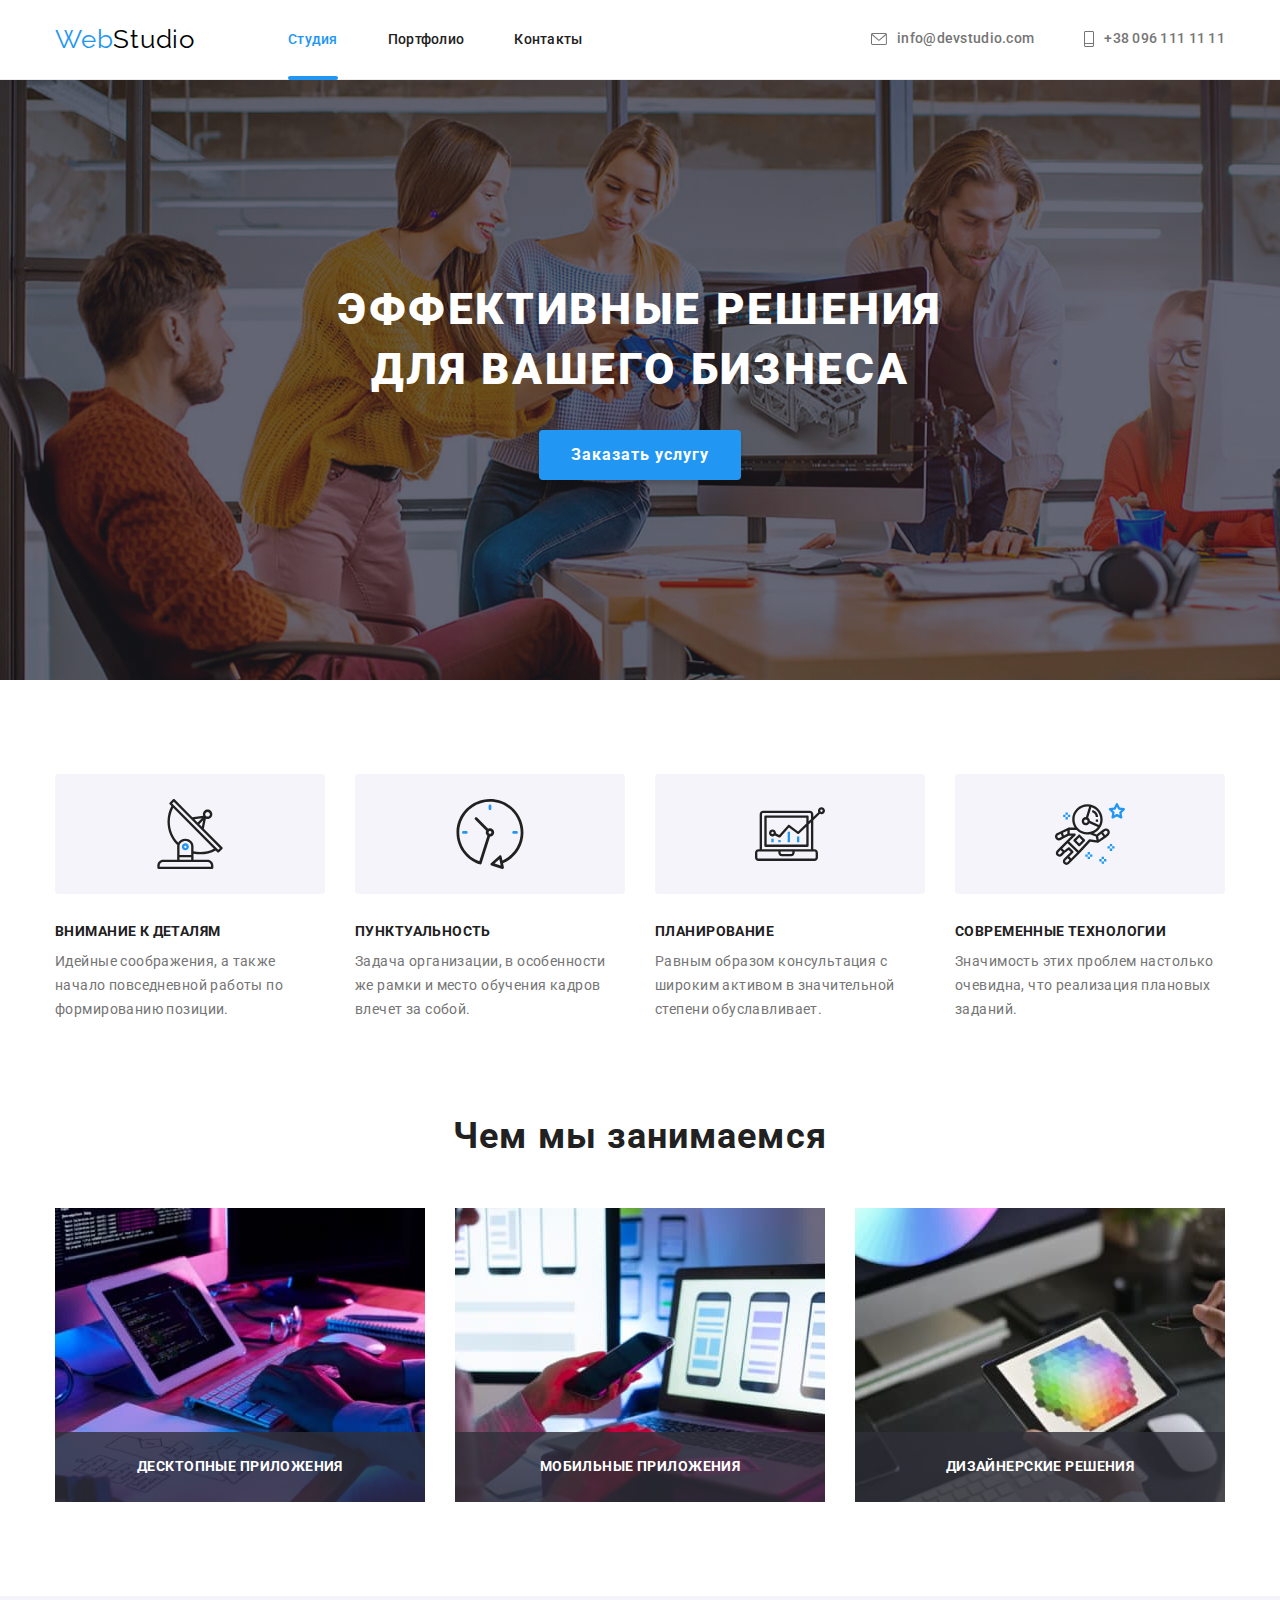
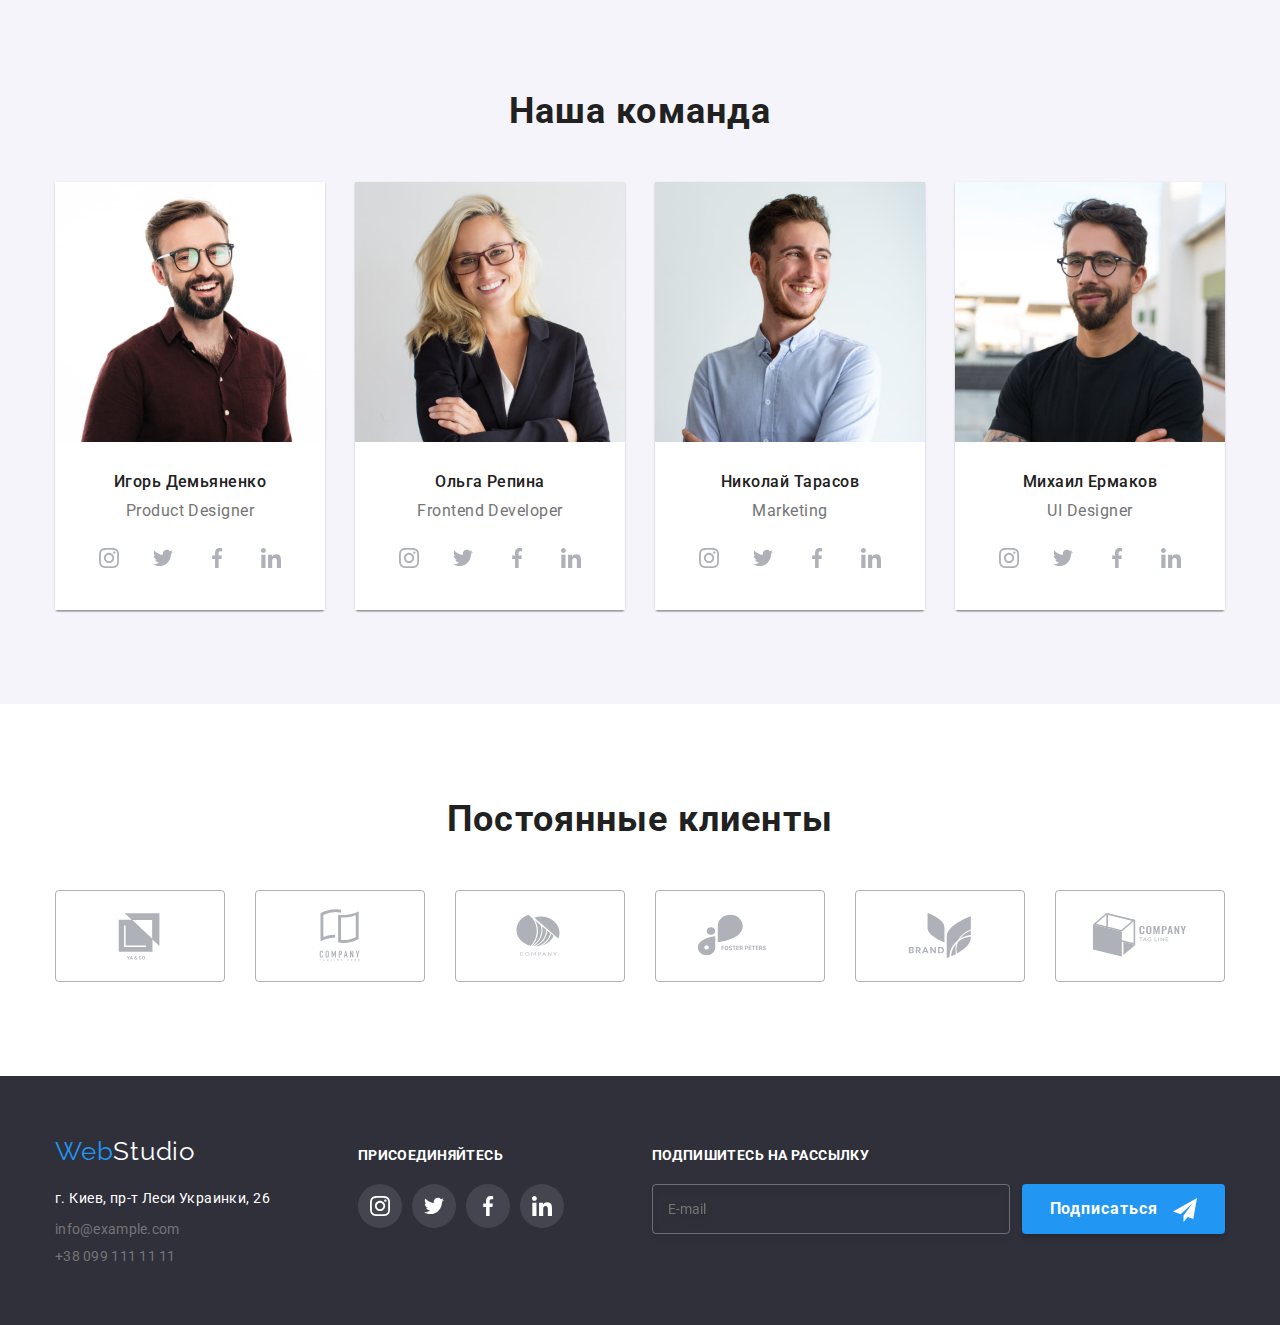
<file: index.html>
<!DOCTYPE html>
<html lang="ru">
<head>
    <meta charset="UTF-8">
    <meta http-equiv="X-UA-Compatible" content="IE=edge">
    <meta name="viewport" content="width=device-width, initial-scale=1.0">
    <title>Студия</title>
    <link rel="preconnect" href="https://fonts.gstatic.com">
    <link href="https://fonts.googleapis.com/css2?family=Raleway:wght@700&family=Roboto:wght@400;500;700;900&display=swap"
        rel="stylesheet">
    <link rel="stylesheet" href="https://cdnjs.cloudflare.com/ajax/libs/modern-normalize/1.0.0/modern-normalize.min.css" />
    <link rel="stylesheet" href="./css/styles.css">
</head>
<body>
<!--HEADER-->
    <header class="header">
        <div class="container header-container">
            <nav class="navigation">
                <a class="logo-link link" href="./index.html" lang=en><span class="logo-part">Web</span>Studio</a>
                <ul class="menu list">
                    <li class="menu-item">
                        <a class="menu-link link current" href="./index.html">Студия</a>
                    </li>
                    <li class="menu-item">
                        <a class="menu-link link" href="./portfolio.html">Портфолио</a>
                    </li>
                    <li class="menu-item">
                        <a class="menu-link link" href="">Контакты</a>
                    </li>
                </ul>
            </nav>
            <ul class="contacts list">
                <li class="contacts-item">
                    <a class="mail-tel-link link" href="mailto:info@devstudio.com">
                        <svg class="mail-icon">
                            <use href="./images/sprite.svg#mail"></use>
                        </svg>
                        info@devstudio.com</a>
                </li>
                <li class="contacts-item">
                    <a class="mail-tel-link link" href="tel:+38096111111">
                        <svg class="call-icon">
                            <use href="./images/sprite.svg#call"></use>
                        </svg>
                        +38 096 111 11 11</a>
                </li>
            </ul>
        </div>
    </header>
    <main>
<!--HERO-->
        <section class="hero">
            <div class="container">
                <h1 class="hero-title">Эффективные решения <br> для вашего бизнеса</h1>
                <button class="modal-btn btn" type="button" data-modal-open>Заказать услугу</button>
            </div>
        </section>

<!--BENEFITS-->
        <section class="benefits-section">
            <div class="container">
                <h2 class="visually-hidden">Преимущества</h2>
                <ul class="benefits list">
                    <li class="benefits-item">
                        <div class="benefits-pic">
                            <svg class="benefits-icon">
                                <use href="./images/sprite.svg#antenna"></use>
                            </svg>
                        </div>
                            <h3 class="benefits-item-title">Внимание к деталям </h3>
                            <p class="benefits-item-description">Идейные соображения, а также начало
                                повседневной работы по формированию позиции.</p>
                    </li>
                    <li class="benefits-item">
                        <div class="benefits-pic">
                            <svg class="benefits-icon">
                                <use href="./images/sprite.svg#clock"></use>
                            </svg>
                        </div>
                        <h3 class="benefits-item-title">Пунктуальность </h3>
                        <p class="benefits-item-description">Задача организации, в особенности же
                            рамки и место обучения кадров влечет за собой.</p>
                    </li>
                    <li class="benefits-item">
                        <div class="benefits-pic">
                            <svg class="benefits-icon">
                                <use href="./images/sprite.svg#diagram"></use>
                            </svg>
                        </div>
                        <h3 class="benefits-item-title">Планирование </h3>
                        <p class="benefits-item-description">Равным образом консультация с широким
                            активом в значительной степени обуславливает.</p>
                    </li>
                    <li class="benefits-item">
                        <div class="benefits-pic">
                            <svg class="benefits-icon">
                                <use href="./images/sprite.svg#astronaut"></use>
                            </svg>
                        </div>
                        <h3 class="benefits-item-title">Современные технологии </h3>
                        <p class="benefits-item-description">Значимость этих проблем настолько очевидна,
                            что реализация плановых заданий.</p>
                    </li>
                </ul>
            </div>
        </section>

<!--PORTFOLIO-->
        <section class="portfolio-section">
            <div class="container">
                <h2 class="section-title">Чем мы занимаемся</h2>
                <ul class="portfolio list">
                    <li class="portfolio-item">
                        <img class="portfolio-item-img" src="./images/what-we-do/img.jpg" alt="Разработчик пишет код" width="370"
                            height="294">
                            <p class="item-name">
                                Десктопные приложения
                            </p>
                    </li>
                    <li class="portfolio-item">
                        <img class="portfolio-item-img" src="./images/what-we-do/img-1.jpg" alt="Дизайнер разрабатывает интерфейс"
                            width="370" height="294">
                            <p class="item-name">
                                Мобильные приложения
                            </p>
                    </li>
                    <li class="portfolio-item">
                        <img class="portfolio-item-img" src="./images/what-we-do/img-2.jpg" alt="Дизайнер подбирает цвета" width="370"
                            height="294">
                            <p class="item-name">
                                Дизайнерские решения
                            </p>
                    </li>
                </ul>
            </div>
        </section>

<!--TEAM-->
        <section class="team section">
            <div class="container">
                <h2 class="section-title">Наша команда</h2>
                <ul class="team-list list">
                    <li class="team-item">
                        <img class="team-item-img" src="./images/our-team/ihor.jpg" alt="Игорь Демьяненко" width="270" height="260">
                        <div class="team-description">
                            <h3 class="team-item-title">Игорь Демьяненко</h3>
                            <p class="team-item-description" lang="en">Product Designer</p>
                                <ul class="team-social-media list">
                                    <li class="team-social-media-item">
                                        <a href="" class="team-social-media-link">
                                            <svg class="team-social-media-icon">
                                                <use href="./images/sprite.svg#instagram"></use>
                                            </svg>
                                        </a>
                                    </li>
                                    <li class="team-social-media-item">
                                        <a href="" class="team-social-media-link">
                                            <svg class="team-social-media-icon">
                                                <use href="./images/sprite.svg#twitter"></use>
                                            </svg>
                                        </a>
                                    </li>
                                    <li class="team-social-media-item">
                                        <a href="" class="team-social-media-link">
                                            <svg class="team-social-media-icon">
                                                <use href="./images/sprite.svg#facebook"></use>
                                            </svg>
                                        </a>
                                    </li>
                                    <li class="team-social-media-item">
                                        <a href="" class="team-social-media-link">
                                            <svg class="team-social-media-icon">
                                                <use href="./images/sprite.svg#linkedin"></use>
                                            </svg>
                                        </a>
                                    </li>
                                </ul>
                        </div>  
                    </li>
                    <li class="team-item">
                        <img class="team-item-img" src="./images/our-team/olha.jpg" alt="Ольга Репина" width="270" height="260">
                        <div class="team-description">
                            <h3 class="team-item-title">Ольга Репина</h3>
                            <p class="team-item-description" lang="en">Frontend Developer</p>
                                <ul class="team-social-media list">
                                    <li class="team-social-media-item">
                                        <a href="" class="team-social-media-link">
                                            <svg class="team-social-media-icon">
                                                <use href="./images/sprite.svg#instagram"></use>
                                            </svg>
                                        </a>
                                    </li>
                                    <li class="team-social-media-item">
                                        <a href="" class="team-social-media-link">
                                            <svg class="team-social-media-icon">
                                                <use href="./images/sprite.svg#twitter"></use>
                                            </svg>
                                        </a>
                                    </li>
                                    <li class="team-social-media-item">
                                        <a href="" class="team-social-media-link">
                                            <svg class="team-social-media-icon">
                                                <use href="./images/sprite.svg#facebook"></use>
                                            </svg>
                                        </a>
                                    </li>
                                    <li class="team-social-media-item">
                                        <a href="" class="team-social-media-link">
                                            <svg class="team-social-media-icon">
                                                <use href="./images/sprite.svg#linkedin"></use>
                                            </svg>
                                        </a>
                                    </li>
                                </ul>
                        </div>
                    </li>
                    <li class="team-item">
                        <img class="team-item-img" src="./images/our-team/nick.jpg" alt="Николай Тарасов" width="270" height="260">
                        <div class="team-description">
                            <h3 class="team-item-title">Николай Тарасов</h3>
                            <p class="team-item-description" lang="en">Marketing</p>
                                <ul class="team-social-media list">
                                    <li class="team-social-media-item">
                                        <a href="" class="team-social-media-link">
                                            <svg class="team-social-media-icon">
                                                <use href="./images/sprite.svg#instagram"></use>
                                            </svg>
                                        </a>
                                    </li>
                                    <li class="team-social-media-item">
                                        <a href="" class="team-social-media-link">
                                            <svg class="team-social-media-icon">
                                                <use href="./images/sprite.svg#twitter"></use>
                                            </svg>
                                        </a>
                                    </li>
                                    <li class="team-social-media-item">
                                        <a href="" class="team-social-media-link">
                                            <svg class="team-social-media-icon">
                                                <use href="./images/sprite.svg#facebook"></use>
                                            </svg>
                                        </a>
                                    </li>
                                    <li class="team-social-media-item">
                                        <a href="" class="team-social-media-link">
                                            <svg class="team-social-media-icon">
                                                <use href="./images/sprite.svg#linkedin"></use>
                                            </svg>
                                        </a>
                                    </li>
                                </ul>
                        </div>
                    </li>
                    <li class="team-item">
                        <img class="team-item-img" src="./images/our-team/mike.jpg" alt="Михаил Ермаков" width="270" height="260">
                        <div class="team-description">
                            <h3 class="team-item-title">Михаил Ермаков</h3>
                            <p class="team-item-description" lang="en">UI Designer</p>
                            <ul class="team-social-media list">
                                <li class="team-social-media-item">
                                    <a href="" class="team-social-media-link">
                                        <svg class="team-social-media-icon">
                                            <use href="./images/sprite.svg#instagram"></use>
                                        </svg>
                                    </a>
                                </li>
                                <li class="team-social-media-item">
                                    <a href="" class="team-social-media-link">
                                        <svg class="team-social-media-icon">
                                            <use href="./images/sprite.svg#twitter"></use>
                                        </svg>
                                    </a>
                                </li>
                                <li class="team-social-media-item">
                                    <a href="" class="team-social-media-link">
                                        <svg class="team-social-media-icon">
                                            <use href="./images/sprite.svg#facebook"></use>
                                        </svg>
                                    </a>
                                </li>
                                <li class="team-social-media-item">
                                    <a href="" class="team-social-media-link">
                                        <svg class="team-social-media-icon">
                                            <use href="./images/sprite.svg#linkedin"></use>
                                        </svg>
                                    </a>
                                </li>
                            </ul>
                        </div>
                    </li>
                </ul>
            </div>
        </section>
    </main>

<!--CLIENTS-->
        <section class="clients section">
            <div class="container">
                <h2 class="section-title">Постоянные клиенты</h2>
                <ul class="clients-list list">
                    <li class="clients-item">
                        <a href="" class="clients-list-link">                
                            <svg class="clients-icon">
                               <use href="./images/sprite.svg#logo-1"></use>
                            </svg>
                        </a>
                    </li>
                    <li class="clients-item">
                        <a href="" class="clients-list-link">                           
                            <svg class="clients-icon">
                                <use href="./images/sprite.svg#logo-2"></use>                            
                            </svg>                        
                        </a>
                    </li>
                    <li class="clients-item">
                        <a href="" class="clients-list-link">
                            <svg class="clients-icon">
                                <use href="./images/sprite.svg#logo-3"></use>
                            </svg>
                        </a>
                    </li>
                    <li class="clients-item">
                        <a href="" class="clients-list-link">
                            <svg class="clients-icon">
                                <use href="./images/sprite.svg#logo-4"></use>
                            </svg>
                        </a>
                    </li>
                    <li class="clients-item">
                        <a href="" class="clients-list-link">
                            <svg class="clients-icon">
                                <use href="./images/sprite.svg#logo-5"></use>
                            </svg>
                        </a>
                    </li>
                    <li class="clients-item">
                        <a href="" class="clients-list-link">
                            <svg class="clients-icon">
                                <use href="./images/sprite.svg#logo-6"></use>
                            </svg>
                        </a>
                    </li>
                </ul>
            </div>
        </section>
<!--END CLIENTS-->

<!--FOOTER-->
    <footer class="footer">
        <div class="container footer-container">
            <div class="footer-left">
                <a class="footer-logo-link link" href="./index.html" lang=en><span class="logo-part">Web</span>Studio</a>
                <address class="address-list">
                    <ul class="address-items list">
                        <li class="address-item">
                            <a class="map-link link" href="https://goo.gl/maps/Dh8G3uwG5ZsZuSZK8" target="_blank"
                                rel="noopener noreferrer">г. Киев, пр-т Леси
                                Украинки, 26</a>
                        </li>
                        <li class="address-item">
                            <a class="footer-mail-tel-link link" href="mailto:info@example.com">info@example.com</a>
                        </li>
                        <li class="address-item">
                            <a class="footer-mail-tel-link link" href="tel:+380991111111">+38 099 111 11 11</a>
                        </li>
                    </ul>
                </address>
            </div>
            <div class="footer-right">
                <h4 class="footer-title">Присоединяйтесь</h4>
                    <ul class="join-sm-list list">
                        <li class="join-sm-item">
                            <a href="" class="join-sm-link">
                                <svg class="join-sm-icon">
                                    <use href="./images/sprite.svg#instagram"></use>
                                </svg>
                            </a>
                        </li>
                        <li class="join-sm-item">
                            <a href="" class="join-sm-link">
                                <svg class="join-sm-icon">
                                    <use href="./images/sprite.svg#twitter"></use>
                                </svg>
                            </a>
                        </li>
                        <li class="join-sm-item">
                            <a href="" class="join-sm-link">
                                <svg class="join-sm-icon">
                                    <use href="./images/sprite.svg#facebook"></use>
                                </svg>
                            </a>
                        </li>
                        <li class="join-sm-item">
                            <a href="" class="join-sm-link">
                                <svg class="join-sm-icon">
                                    <use href="./images/sprite.svg#linkedin"></use>
                                </svg>
                            </a>
                        </li>
                    </ul>
            </div>
  
    <!-- Footer form -->
                <form class="footer-form">
                    <div class="footer-modal-wrapper">
                        <label class="footer-form-title">
                            Подпишитесь на рассылку
                            <span class="footer-form-fields-wrapper">
                                <input type="email" name="user-email" class="footer-form-input" required placeholder="E-mail">
                            </span>
                        </label>
                        <button type="submit" class="footer-modal-btn btn">Подписаться &nbsp;
                            <span>
                                <svg class="footer-modal-icon">
                                    <use href="./images/sprite.svg#send"></use>
                                </svg>
                            </span>
                        </button>
                    </div>

                </form>
        </div>

    <!-- End footer form -->
    </footer>
    <div class="backdrop is-hidden" data-modal>
        <div class="modal">
            <button type="button" class="modal-close-btn" data-modal-close>
                <svg class="modal-close-icon">
                    <use href="./images/sprite.svg#close"></use>
                </svg>
            </button>

        <!-- Modal form -->
            <form action="#" class="modal-form">
                <p class="modal-form-header">Оставьте свои данные, мы вам перезвоним</p>
                <label class="modal-form-field">
                    Имя
                    <span class="modal-form-input-wrapper">
                        <input type="text" name="user-name" class="modal-form-input" minlength="2" required placeholder=" ">
                        <svg class="modal-icons">
                            <use href="./images/sprite.svg#modal-person"></use>
                        </svg>
                    </span>
                </label>
                <label class="modal-form-field">
                    Телефон
                    <span class="modal-form-input-wrapper">
                        <input type="tel" name="user-phone" class="modal-form-input" required pattern="[0-9]{3}-[0-9]{3}-[0-9]{2}-[0-9]{2}" title="093-111-22-33" placeholder=" ">
                        <svg class="modal-icons">
                            <use href="./images/sprite.svg#modal-phone"></use>
                        </svg>
                    </span>
                </label>
                <label class="modal-form-field">
                    Почта
                    <span class="modal-form-input-wrapper">
                        <input type="email" name="user-email" class="modal-form-input" placeholder=" ">
                        <svg class="modal-icons">
                            <use href="./images/sprite.svg#modal-email"></use>
                        </svg>
                    </span>
                </label>
                <label class="modal-form-field">
                    Комментарий
                    <textarea name="user-comment" class="modal-form-comment" placeholder="Введите текст"></textarea>
                </label>
                <div class="policy-wrapper">
                    <input type="checkbox" name="user-policy" class="modal-form-checkbox visually-hidden" id="checkbox-policy" required>
                    <label for="checkbox-policy" class="modal-form-checkbox-policy">Соглашаюсь с рассылкой и принимаю <a class="modal-form-policy-link" href=""> Условия договора</a></label>
                </div>
                <button type="submit" class="modal-form-btn btn">Отправить</button>
            </form>
            <!-- End modal form -->
        </div>
    </div>
<script src="./js/modal.js"></script>
</body>
</html>
</file>
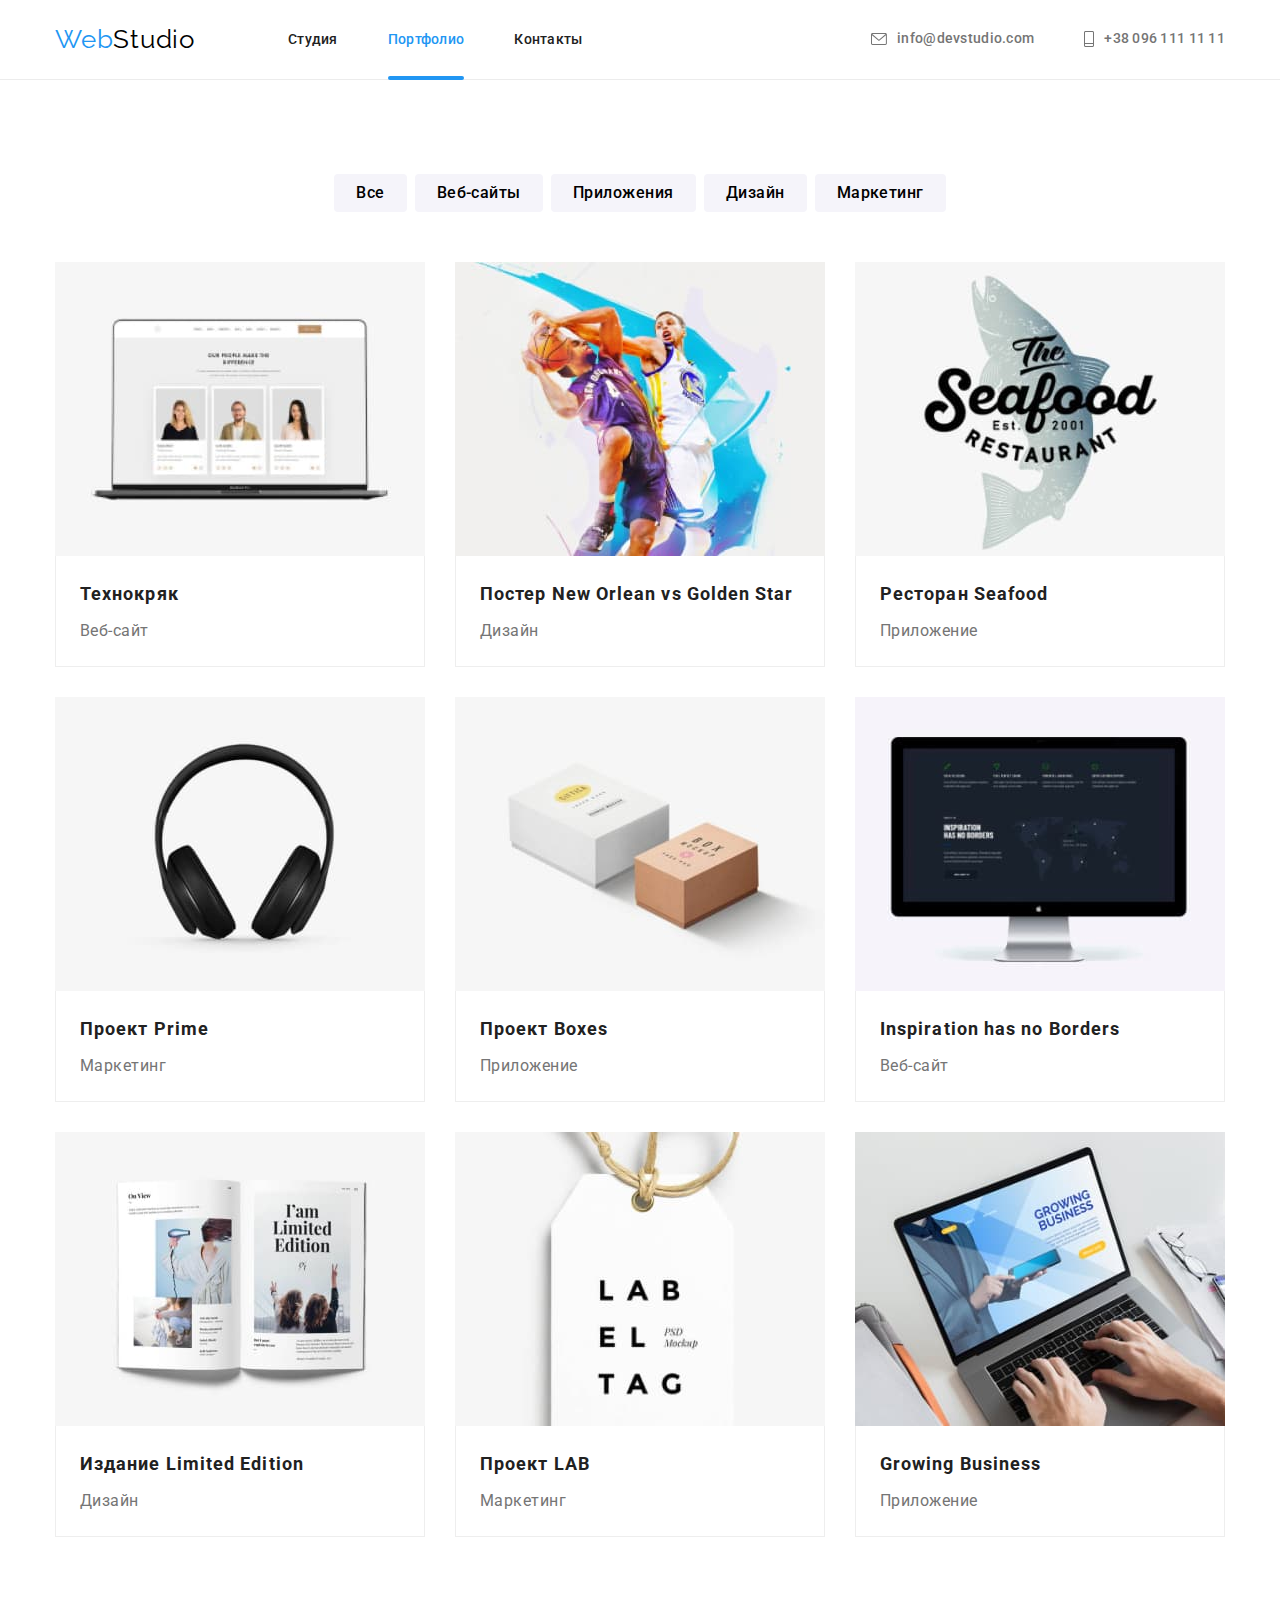
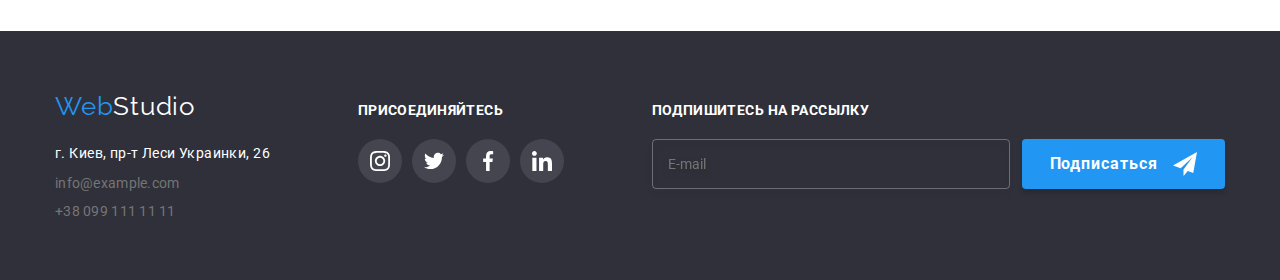
<file: portfolio.html>
<!DOCTYPE html>
<html lang="en">
<head>
    <meta charset="UTF-8">
    <meta http-equiv="X-UA-Compatible" content="IE=edge">
    <meta name="viewport" content="width=device-width, initial-scale=1.0">
    <title>Студия Портфолио</title>
    <link rel="preconnect" href="https://fonts.gstatic.com">
    <link href="https://fonts.googleapis.com/css2?family=Raleway:wght@700&family=Roboto:wght@400;500;700;900&display=swap"
        rel="stylesheet">
    <link rel="stylesheet" href="https://cdnjs.cloudflare.com/ajax/libs/modern-normalize/1.0.0/modern-normalize.min.css" />
    <link rel="stylesheet" href="./css/styles.css">
</head>
<body>
<!--HEADER-->
    <header class="header">
        <div class="container header-container">
            <nav class="navigation">
                <a class="logo-link link" href="./index.html" lang=en><span class="logo-part">Web</span>Studio</a>
                <ul class="menu list">
                    <li class="menu-item">
                        <a class="menu-link link" href="./index.html">Студия</a>
                    </li>
                    <li class="menu-item">
                        <a class="menu-link link current" href="./portfolio.html">Портфолио</a>
                    </li>
                    <li class="menu-item">
                        <a class="menu-link link" href="">Контакты</a>
                    </li>
                </ul>
            </nav>
            <ul class="contacts list">
                <li class="contacts-item">
                    <a class="mail-tel-link link" href="mailto:info@devstudio.com">
                        <svg class="mail-icon">
                            <use href="./images/sprite.svg#mail"></use>
                        </svg>
                        info@devstudio.com</a>
                </li>
                <li class="contacts-item">
                    <a class="mail-tel-link link" href="tel:+38096111111">
                        <svg class="call-icon">
                            <use href="./images/sprite.svg#call"></use>
                        </svg>
                        +38 096 111 11 11</a>
                </li>
            </ul>
        </div>
    </header>
<!--PORTFOLIO-->
    <section class="section">
        <div class="container">
            <h2 class="visually-hidden"> Портфолио</h2>
            <ul class="filters list">
                <li class="filter-item">
                    <button class="filter-btn btn" type="button">Все</button>
                </li>
                <li class="filter-item">
                    <button class="filter-btn btn" type="button">Веб-сайты</button>
                </li>
                <li class="filter-item">
                    <button class="filter-btn btn" type="button">Приложения</button>
                </li>
                <li class="filter-item">
                    <button class="filter-btn btn" type="button">Дизайн</button>
                </li>
                <li class="filter-item">
                    <button class="filter-btn btn" type="button">Маркетинг</button>
                </li>
            </ul>    
            <ul class="portfolio-page-items list">
            <li class="portfolio-page-item">
                <a class="portfolio-page-card link" href="">
                    <div class="card-wrapper">
                        <img class="portfolio-page-item-img" src="./images/portfolio-list/technokryak.jpg"
                        alt="Страница сайта на экране ноутбука" width="370" height="294">
                        <p class="overlay">
                            Технокряк это современная площадка распространения коронавируса. Компании используют эту платформу для цифрового
                            шпионажа и атак на защищённые сервера конкурентов.
                        </p>
                    </div>
                    <div class="portfolio-page-card-dscr">
                        <h3 class="portfolio-page-item-title">Технокряк</h3>
                        <p class="portfolio-page-item-description">Веб-сайт</p>
                    </div>
                </a>
            </li>
            <li class="portfolio-page-item">
                <a class="portfolio-page-card link" href="">
                    <div class="card-wrapper">
                        <img class="portfolio-page-item-img" src="./images/portfolio-list/new-orlean-poster.jpg" alt="Постер" width="370"
                        height="294">
                        <p class="overlay">
                            Технокряк это современная площадка распространения коронавируса. Компании используют эту платформу для цифрового
                            шпионажа и атак на защищённые сервера конкурентов.
                        </p>
                    </div>
                    <div class="portfolio-page-card-dscr">
                        <h3 class="portfolio-page-item-title">Постер <span lang=en>New Orlean vs Golden Star</span></h3>
                        <p class="portfolio-page-item-description">Дизайн</p>
                    </div>
                </a>
            </li>
            <li class="portfolio-page-item">
                <a class="portfolio-page-card link" href="">
                    <div class="card-wrapper">
                        <img class="portfolio-page-item-img" src="./images/portfolio-list/restraunt-seafood.jpg" alt="Логотип ресторана"
                        width="370" height="294">
                        <p class="overlay">
                            Технокряк это современная площадка распространения коронавируса. Компании используют эту платформу для цифрового
                            шпионажа и атак на защищённые сервера конкурентов.  
                        </p>
                    </div>
                    <div class="portfolio-page-card-dscr">
                        <h3 class="portfolio-page-item-title">Ресторан <span lang=en>Seafood</span></h3>
                        <p class="portfolio-page-item-description">Приложение</p>
                    </div>
                </a>
            </li>
            <li class="portfolio-page-item">
                <a class="portfolio-page-card link" href="">
                    <div class="card-wrapper">
                        <img class="portfolio-page-item-img" src="./images/portfolio-list/project-prime.jpg" alt="Наушники" width="370"
                        height="294">
                        <p class="overlay">
                            Технокряк это современная площадка распространения коронавируса. Компании используют эту платформу для цифрового
                            шпионажа и атак на защищённые сервера конкурентов.
                        </p>
                    </div>
                    <div class="portfolio-page-card-dscr">
                        <h3 class="portfolio-page-item-title">Проект <span lang=en>Prime</span></h3>
                        <p class="portfolio-page-item-description">Маркетинг</p>
                    </div>
                </a>
            </li>
            <li class="portfolio-page-item">
                <a class="portfolio-page-card link" href="">
                    <div class="card-wrapper">
                        <img class="portfolio-page-item-img" src="./images/portfolio-list/project-boxes.jpg" alt="Коробки" width="370"
                        height="294">
                        <p class="overlay">
                            Технокряк это современная площадка распространения коронавируса. Компании используют эту платформу для цифрового
                            шпионажа и атак на защищённые сервера конкурентов.
                        </p>
                    </div>
                    <div class="portfolio-page-card-dscr">
                        <h3 class="portfolio-page-item-title">Проект <span lang=en>Boxes</span></h3>
                        <p class="portfolio-page-item-description">Приложение</p>
                    </div>
                </a>
            </li>
            <li class="portfolio-page-item">
                <a class="portfolio-page-card link" href="">
                    <div class="card-wrapper">
                        <img class="portfolio-page-item-img" src="./images/portfolio-list/inspiration.jpg" alt="Страница сайта на монитрое"
                        width="370" height="294">
                        <p class="overlay">
                            Технокряк это современная площадка распространения коронавируса. Компании используют эту платформу для цифрового
                            шпионажа и атак на защищённые сервера конкурентов.
                        </p>
                    </div>
                    <div class="portfolio-page-card-dscr">
                        <h3 class="portfolio-page-item-title" lang=en>Inspiration has no Borders</h3>
                        <p class="portfolio-page-item-description">Веб-сайт</p>
                    </div>
                </a>
            </li>
            <li class="portfolio-page-item">
                <a class="portfolio-page-card link" href="">
                    <div class="card-wrapper">
                        <img class="portfolio-page-item-img" src="./images/portfolio-list/limited-edition.jpg" alt="Разворот журнала"
                        width="370" height="294">
                        <p class="overlay">
                            Технокряк это современная площадка распространения коронавируса. Компании используют эту платформу для цифрового
                            шпионажа и атак на защищённые сервера конкурентов.
                        </p>
                    </div>
                    <div class="portfolio-page-card-dscr">
                        <h3 class="portfolio-page-item-title">Издание <span lang=en>Limited Edition</span></h3>
                        <p class="portfolio-page-item-description">Дизайн</p>
                    </div>
                </a>
            </li>
            <li class="portfolio-page-item">
                <a class="portfolio-page-card link" href="">
                    <div class="card-wrapper">
                        <img class="portfolio-page-item-img" src="./images/portfolio-list/project-lab.jpg" alt="Логотип проекта" width="370"
                        height="294">
                        <p class="overlay">
                            Технокряк это современная площадка распространения коронавируса. Компании используют эту платформу для цифрового
                            шпионажа и атак на защищённые сервера конкурентов.
                        </p>
                    </div>
                    <div class="portfolio-page-card-dscr">
                        <h3 class="portfolio-page-item-title">Проект <span lang=en>LAB</span></h3>
                        <p class="portfolio-page-item-description">Маркетинг</p>
                    </div>
                </a>
            </li>
            <li class="portfolio-page-item">
                <a class="portfolio-page-card link" href="">
                    <div class="card-wrapper">
                        <img class="portfolio-page-item-img" src="./images/portfolio-list/growing-bussiness.jpg"
                        alt="Реклама приложения на экране ноутбука" width="370" height="294">
                        <p class="overlay">
                            Технокряк это современная площадка распространения коронавируса. Компании используют эту платформу для цифрового
                            шпионажа и атак на защищённые сервера конкурентов.
                        </p>
                    </div>
                    <div class="portfolio-page-card-dscr">
                        <h3 class="portfolio-page-item-title" lang=en>Growing Business</h3>
                        <p class="portfolio-page-item-description">Приложение</p>
                    </div>
                </a>
            </li>
            </ul>
        </div>
    </section>
<!--FOOTER-->
    <footer class="footer">
        <div class="container footer-container">
            <div class="footer-left">
                <a class="footer-logo-link link" href="./index.html" lang=en><span class="logo-part">Web</span>Studio</a>
                <address class="address-list">
                    <ul class="address-items list">
                        <li class="address-item">
                            <a class="map-link link" href="https://goo.gl/maps/Dh8G3uwG5ZsZuSZK8" target="_blank"
                                rel="noopener noreferrer">г. Киев, пр-т Леси
                                Украинки, 26</a>
                        </li>
                        <li class="address-item">
                            <a class="footer-mail-tel-link link" href="mailto:info@example.com">info@example.com</a>
                        </li>
                        <li class="address-item">
                            <a class="footer-mail-tel-link link" href="tel:+380991111111">+38 099 111 11 11</a>
                        </li>
                    </ul>
                </address>
            </div>
            <div class="footer-right">
                <h4 class="footer-title">Присоединяйтесь</h4>
                <ul class="join-sm-list list">
                    <li class="join-sm-item">
                        <a href="" class="join-sm-link">
                            <svg class="join-sm-icon">
                                <use href="./images/sprite.svg#instagram"></use>
                            </svg>
                        </a>
                    </li>
                    <li class="join-sm-item">
                        <a href="" class="join-sm-link">
                            <svg class="join-sm-icon">
                                <use href="./images/sprite.svg#twitter"></use>
                            </svg>
                        </a>
                    </li>
                    <li class="join-sm-item">
                        <a href="" class="join-sm-link">
                            <svg class="join-sm-icon">
                                <use href="./images/sprite.svg#facebook"></use>
                            </svg>
                        </a>
                    </li>
                    <li class="join-sm-item">
                        <a href="" class="join-sm-link">
                            <svg class="join-sm-icon">
                                <use href="./images/sprite.svg#linkedin"></use>
                            </svg>
                        </a>
                    </li>
                </ul>
            </div>
    
            <!-- Footer form -->
            <form class="footer-form">
                <div class="footer-modal-wrapper">
                    <label class="footer-form-title">
                        Подпишитесь на рассылку
                        <span class="footer-form-fields-wrapper">
                            <input type="email" name="user-email" class="footer-form-input" required placeholder="E-mail">
                        </span>
                    </label>
                    <button type="submit" class="footer-modal-btn btn">Подписаться &nbsp;
                        <span>
                            <svg class="footer-modal-icon">
                                <use href="./images/sprite.svg#send"></use>
                            </svg>
                        </span>
                    </button>
                </div>
    
            </form>
        </div>
    
        <!-- End footer form -->
    </footer>
</body>
</html>
</file>
<file: css/styles.css>
:root {
  --accent-color: #2196f3;
  --main-color: #212121;
  --secondary-color: #757575;
  --contrast-color: #ffffff;
  --background-color: #2f303a;
  --icon-button-back-color: #f5f4fA;
  --icons-color: #AFB1B8;
  --main-font: 'Roboto', sans-serif;
  --secondary-font: 'Raleway', sans-serif;
  --animation-duration: 250ms;
  --animation-timing-function: cubic-bezier(0.4, 0, 0.2, 1);
}

h1,
h2,
h3,
h4,
h5,
h6,
p {
  margin-top: 0;
  margin-bottom: 0;
}

ul,
ol {
  margin-top: 0;
  margin-bottom: 0;
  padding-left: 0;
}

img {
  display: block;
}

.list {
  list-style: none;
}
.link {
  text-decoration: none;
  display: inline-block;
}

.container {
  width: 1200px;
  padding-left: 15px;
  padding-right: 15px;
  margin: 0 auto;
}

body {
  font-family: var(--main-font);
  color: var(--main-color);
}

/*---------COMPONENTS---------*/
.logo-part {
  color: var(--accent-color);
}

.section-title {
  font-size: 36px;
  line-height: 1.17;
  text-align: center;
  letter-spacing: 0.03em;
  margin-bottom: 50px;
}

.menu-link.current {
  color: var(--accent-color);
}

.section {
  padding-top: 94px;
  padding-bottom: 94px;
}

.btn {
  border: none;
  cursor: pointer;
  border-radius: 4px;
}

/* .visually-hidden {
  position: absolute;
  width: 1px;
  height: 1px;
  margin: -1px;
  border: 0;
  padding: 0;

  white-space: nowrap;
  clip-path: inset(100%);
  clip: rect(0 0 0 0);
  overflow: hidden;
} */


.visually-hidden {
  position: absolute !important;
  clip: rect(1px 1px 1px 1px); /* IE6, IE7 */
  clip: rect(1px, 1px, 1px, 1px);
  padding: 0 !important;
  border: 0 !important;
  height: 1px !important;
  width: 1px !important;
  overflow: hidden;
}

/*---------END COMPONENTS---------*/

/*---------HEADER---------*/

.header {
  border-bottom: 1px solid #ececec;
  padding-top: 24px;
  padding-bottom: 24px;
}

.header-container {
  display: flex;
}

.navigation {
  display: flex;
  align-items: center;
}

.menu {
  display: flex;
}

.contacts {
  display: flex;
  align-items: center;
  margin-left: auto;
}

.logo-link {
  font-family: var(--secondary-font);
  font-size: 26px;
  line-height: 1.19;
  letter-spacing: 0.03em;
  color: #000000;
  margin-right: 93px;
}

.menu-item:not(:last-child) {
  margin-right: 50px;
}

.contacts-item:not(:last-child) {
  margin-right: 50px;
}

.menu-link {
  position: relative;
  font-weight: 500;
  font-size: 14px;
  line-height: 1.14;
  letter-spacing: 0.02em;
  color: var(--main-color);
  transition: color var(--animation-duration) var(--animation-timing-function);
}


.current::after {
  content: "";
  position: absolute;
  display: block;
  width: 100%;
  height: 4px;
  background-color: var(--accent-color);
  border-radius: 2px;
  margin-top: 28px;
}

.menu-link:hover,
.menu-link:focus {
  color: var(--accent-color);
  outline: none;
}

.address-list {
  font-style: normal;
}

.mail-tel-link {
  display: flex;
  align-items: center;
  justify-content: center; 
  font-weight: 500;
  font-size: 14px;
  line-height: 1.14;
  letter-spacing: 0.02em;
  color: var(--secondary-color);
  transition: color var(--animation-duration) var(--animation-timing-function);
}

.mail-tel-link:hover,
.mail-tel-link:focus {
  color: var(--accent-color);
  outline: none;
}

.mail-icon {
  width: 16px;
  height: 12px;
  fill: currentColor;
  margin-right: 10px;
}

.call-icon {
  width: 10px;
  height: 16px;
  fill: currentColor;
  margin-right: 10px;
}

.mail-tel-link:hover .mail-icon,
.mail-tel-link:focus .mail-icon {
  fill: currentColor;
}

.mail-tel-link:hover .call-icon,
.mail-tel-link:focus .call-icon {
  fill: currentColor;
}
/*---------END HEADER---------*/

/*---------HERO---------*/

.hero {
  background-color: var(--background-color);
  background-image: linear-gradient(
    rgba(47, 48, 58, 0.4),
    rgba(47, 48, 58, 0.4)
    ), 
    url(../images/hero-bg.jpg);
  background-size: cover;
  max-width: 1600px;
  margin: 0 auto;
  padding-top: 200px;
  padding-bottom: 200px;
  text-align: center;
}

.hero-title {
  font-weight: 900;
  font-size: 44px;
  line-height: 1.36;
  letter-spacing: 0.06em;
  text-transform: uppercase;
  color: var(--contrast-color);
  margin-bottom: 30px;
}

.modal-btn {
  font-weight: 700;
  font-size: 16px;
  line-height: 1.88;
  letter-spacing: 0.06em;
  background-color: var(--accent-color);
  color: var(--contrast-color);
  box-shadow: 0px 4px 4px rgba(0, 0, 0, 0.15);
  padding: 10px 32px;
  transition: background-color var(--animation-duration) var(--animation-timing-function);
}

.modal-btn:hover,
.modal-btn:focus {
  background-color: #188ce8;
  outline: none;
}

/*---------END HERO---------*/

/*---------BENEFITS---------*/

.benefits-section {
  padding-top: 94px;
  padding-bottom: 47px;
}

.benefits {
  display: flex;
}

.benefits-item {
  width: 270px;
}

/* .test::before {
  display: inline-block;
  content: "";
  width: 270px;
height: 120px;
  background-color: #F5F4FA;
  border-radius: 4px;
  background-image: url(../images/sprite.svg#antenna);
} */


.benefits-pic {
  display: flex;
  align-items: center;
  justify-content: center;
  height: 120px;
  background-color: var(--icon-button-back-color);
  border-radius: 4px;
  margin-bottom: 30px;
}

.benefits-icon {
  width: 70px;
  height: 70px;

}

.benefits-item:not(:last-child) {
  margin-right: 30px;
}

.benefits-item-title {
  font-size: 14px;
  line-height: 1.14;
  letter-spacing: 0.03em;
  text-transform: uppercase;
  margin-bottom: 10px;
}
.benefits-item-description {
  font-size: 14px;
  line-height: 1.71;
  letter-spacing: 0.03em;
  color: var(--secondary-color);
}

/*---------END BENEFITS---------*/

/*---------PORTFOLIO---------*/

.portfolio-section {
  padding-top: 47px;
  padding-bottom: 94px;
}

.portfolio {
  display: flex;
  align-items: center;
  margin-left: -30px;
  margin-top: -30px;
}

.portfolio-item {
  position: relative;
  flex-basis: calc((100% - 90px) / 3);
  margin-left: 30px;
  margin-top: 30px;
}

.item-name {
  position: absolute;
  bottom: 0;
  left: 0;
  display: flex;
  align-items: center;
  justify-content: center;
  width: 100%;
  height: 70px;
  font-weight: 700;
  font-size: 14px;
  line-height: 1.14;
  letter-spacing: 0.03em;
  text-transform: uppercase;
  color: var(--contrast-color);
  background-color: rgba(47, 48, 58, 0.8);
}
/*---------END PORTFOLIO---------*/

/*---------TEAM---------*/

.team {
  background: var(--icon-button-back-color);
}

.team-list {
  display: flex;
  margin-left: -30px;
  margin-top: -30px;
}

.team-item {
  /*  flex-basis: calc((100% - 120px) / 4);*/
  flex-basis: calc(100% - 4) / 30px);
  margin-left: 30px;
  margin-top: 30px;
  box-shadow: 0px 1px 3px rgba(0, 0, 0, 0.12), 0px 1px 1px rgba(0, 0, 0, 0.14),
    0px 2px 1px rgba(0, 0, 0, 0.2);
  border-radius: 0px 0px 4px 4px;
}

.team-item-title {
  font-weight: 500;
  font-size: 16px;
  line-height: 1.19;
  text-align: center;
  letter-spacing: 0.03em;
  margin-bottom: 10px;
}
.team-item-description {
  font-size: 16px;
  line-height: 1.19;
  text-align: center;
  letter-spacing: 0.03em;
  color: var(--secondary-color);
  margin-bottom: 16px;
}

.team-description {
  padding: 30px 32px;
  background-color: var(--contrast-color);
}

.team-social-media {
  display: flex;
  justify-content: space-between;
}

.team-social-media-link {
  display: flex;
  align-items: center;
  justify-content: center;
  width: 44px;
  height: 44px;
  background-color: transparent;
  border-radius: 50%;
  transition: background-color var(--animation-duration) var(--animation-timing-function);
}

.team-social-media-icon {
  width: 20px;
  height: 20px;
  fill: var(--icons-color);
  transition: fill var(--animation-duration) var(--animation-timing-function);
}

.team-social-media-link:hover,
.team-social-media-link:focus {
  background-color: var(--accent-color);
  outline: none;
}

.team-social-media-link:hover .team-social-media-icon,
.team-social-media-link:focus .team-social-media-icon {
  fill: var(--contrast-color);
}

/*---------END TEAM---------*/

/*---------CLIENTS---------*/

.clients-list {
  display: flex;
  justify-content: space-between;
}

.clients-item {
  display: flex;
  align-items: center;
  justify-content: center;
  /* border: 1px solid var(--icons-color);
  width: 170px;
  height: 92px;
  box-sizing: border-box;
  border-radius: 4px; */
}

.clients-list-link{
  display: flex;
  align-items: center;
  justify-content: center;
  border: 1px solid var(--icons-color);
  width: 170px;
  height: 92px;
  box-sizing: border-box;
  border-radius: 4px; 
  transition: border var(--animation-duration) var(--animation-timing-function);
}

.clients-icon {
  width: 106px;
  height: 60px;
  fill: var(--icons-color);
  transition: fill var(--animation-duration) var(--animation-timing-function);
}

.clients-list-link:hover .clients-icon,
.clients-list-link:focus .clients-icon {
  fill: var(--accent-color);
}

.clients-list-link:hover,
.clients-list-link:focus {
  border: 1px solid var(--accent-color);
  outline: none;
}

/*---------END CLIENTS---------*/

/*---------FOOTER---------*/
.footer {
  background-color: var(--background-color);
  padding-top: 60px;
  padding-bottom: 60px;
}

.footer-container {
  display: flex;
  align-items: baseline;
  justify-content: space-between;
}

.footer-logo-link {
  font-family: var(--secondary-font);
  font-size: 26px;
  line-height: 1.19;
  letter-spacing: 0.03em;
  color: var(--contrast-color);
  margin-bottom: 20px;
}
.map-link {
  font-style: normal;
  font-size: 14px;
  line-height: 1.71;
  letter-spacing: 0.03em;
  color: var(--contrast-color);
  transition: color var(--animation-duration) var(--animation-timing-function);
}
.map-link:hover,
.map-link:focus {
  color: var(--accent-color);
  outline: none;
}
.footer-mail-tel-link {
  font-style: normal;
  font-size: 14px;
  line-height: 1.14;
  letter-spacing: 0.02em;
  color: var(--secondary-color);
  transition: color var(--animation-duration) var(--animation-timing-function);
}
.footer-mail-tel-link:hover,
.footer-mail-tel-link:focus {
  color: var(--accent-color);
  outline: none;
}

.address-item:not(:last-child) {
  margin-bottom: 9px;
}

.footer-title {
  font-weight: 700;
  font-size: 14px;
  line-height: 1.14;
  letter-spacing: 0.03em;
  text-transform: uppercase;
  color: var(--contrast-color);
  margin-bottom: 20px;
}

.join-sm-list {
  display: flex;
}

.join-sm-item:not(:last-child) {
  margin-right: 10px;
}


.join-sm-link {
  display: flex;
  align-items: center;
  justify-content: center;
  width: 44px;
  height: 44px;
  background-color: rgba(255, 255, 255, 0.1);
  border-radius: 50%;
  transition: background-color var(--animation-duration) var(--animation-timing-function);
}

.join-sm-link:hover,
.join-sm-link:focus {
  background-color: var(--accent-color);
  outline: none;
}

.join-sm-icon {
  width: 20px;
  height: 20px;
  fill: var(--contrast-color);
}


/*---------END FOOTER---------*/


/*---------PORTFOLIO PAGE---------*/

.filters {
  display: flex;
  justify-content: center;
  margin-bottom: 50px;
}

.filters .filter-item + .filter-item {
  margin-left: 8px;
}

.filter-btn {
  font-weight: 500;
  font-size: 16px;
  line-height: 1.62;
  text-align: center;
  letter-spacing: 0.03em;
  background-color: var(--icon-button-back-color);
  padding: 6px 22px;
  transition: color var(--animation-duration) var(--animation-timing-function), background-color var(--animation-duration) var(--animation-timing-function), box-shadow var(--animation-duration) var(--animation-timing-function);
}
.filter-btn:hover,
.filter-btn:focus {
  color: var(--contrast-color);
  background-color: var(--accent-color);
  box-shadow: 0px 3px 1px rgba(0, 0, 0, 0.1), 0px 1px 2px rgba(0, 0, 0, 0.08),
    0px 2px 2px rgba(0, 0, 0, 0.12);
  outline: none;
}

.portfolio-page-items {
  display: flex;
  flex-wrap: wrap;
  margin-left: -30px;
  margin-top: -30px;
}

.portfolio-page-item {
  flex-basis: calc((100% - 90px) / 3);
  margin-top: 30px;
  margin-left: 30px;
}

.card-wrapper {
  position: relative;
  overflow: hidden;
}

.portfolio-page-card {
  transition: box-shadow var(--animation-duration) var(--animation-timing-function);
}

.portfolio-page-card:hover,
.portfolio-page-card:focus {
  box-shadow: 0px 1px 1px rgba(0, 0, 0, 0.12), 0px 4px 4px rgba(0, 0, 0, 0.06), 1px 4px 6px rgba(0, 0, 0, 0.16);
  outline: none;
}

.overlay {
  position: absolute;
  top: 0;
  left: 0;
  width: 100%;
  height: 100%;
  color: var(--contrast-color);
  font-style: normal;
  font-size: 18px;
  line-height: 1.56;
  letter-spacing: 0.03em;
  padding: 63px 24px;
  background-color: rgba(33, 150, 243, 0.9);
  overflow: auto;
  transform: translateY(100%);
  transition: transform var(--animation-duration) var(--animation-timing-function);
}

.portfolio-page-card:hover .overlay,
.portfolio-page-card:focus .overlay {
 transform: translateY(0%);
}

.portfolio-page-card-dscr {
  background-color: var(--contrast-color);
  border: 1px solid #eeeeee;
  border-top: none;
  padding: 20px 24px;
}

.portfolio-page-item-title {
  color: var(--main-color);
  font-weight: 700;
  font-size: 18px;
  line-height: 2;
  letter-spacing: 0.06em;
  margin-bottom: 4px;
}
.portfolio-page-item-description {
  font-size: 16px;
  line-height: 1.87;
  letter-spacing: 0.03em;
  color: var(--secondary-color);
}

/*---------END PORTFOLIO PAGE---------*/

/*---------FOOTER MODAL WINDOW---------*/

.footer-form-title {
  display: flex;
  flex-direction: column;
  font-weight: 700;
  font-size: 14px;
  line-height: 1.14;
  letter-spacing: 0.03em;
  text-transform: uppercase;
  color: var(--contrast-color);
}

.footer-modal-wrapper {
  display: flex;
  align-items: flex-end;
}

.footer-form-fields-wrapper {
  display: flex;
  margin-top: 20px;
}

.footer-form-input {
  width: 358px;
  height: 50px;
  color: var(--contrast-color);
  background-color: transparent;
  border: 1px solid rgba(255, 255, 255, 0.3);
  filter: drop-shadow(0px 4px 4px rgba(0, 0, 0, 0.15));
  border-radius: 4px;
  padding: 15px;
  margin-right: 12px;
  transition: border-color var(--animation-duration) var(--animation-timing-function);
}

.footer-form-input:hover,
.footer-form-input:focus {
  outline: none;
  border-color: var(--accent-color);
}

.footer-modal-icon {
  width: 24px;
  height: 24px;
  vertical-align: middle;
  fill: var(--contrast-color);
}

.footer-modal-btn {
  height: 50px;
  font-weight: 700;
  font-size: 16px;
  line-height: 1.88;
  text-align: center;
  letter-spacing: 0.06em;
  color: var(--contrast-color);
  background-color: var(--accent-color);
  box-shadow: 0px 4px 4px rgba(0, 0, 0, 0.15);
  padding: 10px 28px;
  transition: box-shadow var(--animation-duration) var(--animation-timing-function), background-color var(--animation-duration) var(--animation-timing-function);
}

.footer-modal-btn:hover,
.footer-modal-btn:focus {
  background-color: #188ce8;
  box-shadow: 2px 2px 4px rgba(255, 255, 255, 0.15);
}

/*--------- END FOOTER MODAL WINDOW---------*/

/*---------MODAL WINDOW---------*/

.backdrop {
  position: fixed;
  top: 0;
  left: 0;
  width: 100vw;
  height: 100vh;
  background-color: rgba(0, 0, 0, 0.2);
  z-index: 100;
  transition: opacity var(--animation-duration) var(--animation-timing-function), visibility var(--animation-duration) var(--animation-timing-function);

}

.is-hidden {
  opacity: 0;
  visibility: hidden;
  pointer-events: none;
}

.modal {
  position: absolute;
  top: 50%;
  left: 50%;
  transform: translate(-50%, -50%) scaleY(1);
  min-width: 528px;
  min-height: 582px;
  background-color: var(--contrast-color);
  box-shadow: 0px 1px 3px rgba(0, 0, 0, 0.12), 0px 1px 1px rgba(0, 0, 0, 0.14), 0px 2px 1px rgba(0, 0, 0, 0.2);
  border-radius: 4px;
  padding: 40px;

  transition: transform var(--animation-duration) var(--animation-timing-function);
}

.is-hidden .modal {
  transform: translate(-50%, -50%) scaleY(0); 
}

.modal-close-btn {
  position: absolute;
  top: 8px;
  right: 8px;
  width: 30px;
  height: 30px;
  background: var(--contrast-color);
  border: 1px solid rgba(0, 0, 0, 0.1);
  padding: 0;
  border-radius: 50%;
  cursor: pointer;
  transition: fill var(--animation-duration) var(--animation-timing-function);
}

.modal-close-btn:hover .modal-close-icon,
.modal-close-btn:focus .modal-close-icon {
 fill: var(--accent-color);
}

.modal-close-icon {
  width: 10px;
  height: 10px;
}

.modal-form {
  display: flex;
  flex-direction: column;
}

.modal-form-header {
  font-weight: 700;
  font-size: 20px;
  line-height: 1.15;
  text-align: center;
  letter-spacing: 0.03em;
  color: var(--main-color) #212121;
  margin-bottom: 30px;
}


.modal-form-field {
  font-size: 12px;
  line-height: 1.17;
  letter-spacing: 0.01em;
  color: #757575;
}

.modal-form-field:not(:last-child) {
  margin-bottom: 10px;
}

.modal-form-input{
  width: 100%;
  height: 40px;
  border: 1px solid rgba(33, 33, 33, 0.2);;
  border-radius: 4px;
  padding-left: 42px;
  transition: border-color var(--animation-duration) var(--animation-timing-function);
}

.modal-form-input:focus {
  border-color: var(--accent-color);
  outline: none;
}

.modal-form-input:focus + .modal-icons {
  fill: var(--accent-color);
}

.modal-form-comment {
  width: 100%;
}

.modal-form-input-wrapper {
  position: relative;
  display: block;
  margin-top: 4px;
}

.modal-form-input:required:focus:not(:placeholder-shown):valid {
  border-color: green;
}

.modal-form-input:required:focus:not(:placeholder-shown):invalid {
  border-color: red;
}

.modal-form-comment {
  width: 100%;
  height: 120px;
  border: 1px solid rgba(33, 33, 33, 0.2);
  border-radius: 4px;
  resize: none;
  padding: 12px 16px;
  margin-top: 4px;
  transition: border-color var(--animation-duration) var(--animation-timing-function);

}

.modal-form-comment::placeholder {
  color: rgba(117, 117, 117, 0.5);
}

.modal-form-comment:focus {
  border-color: var(--accent-color);
  outline: none;
}

.policy-wrapper {
margin: 0 auto;
}

.modal-form-checkbox-policy::before {
  content: "";
  display: inline-block;
  vertical-align: middle;
  width: 16px;
  height: 15px;
  border: 2px solid var(--main-color);
  margin-right: 7px;
  cursor: pointer;
  transition: border-color var(--animation-duration) var(--animation-timing-function);

}

.modal-form-checkbox:checked + .modal-form-checkbox-policy::before {
  background-image: url(../images/icon-checked.svg);
  border: none;
}

.modal-form-checkbox:focus + .modal-form-checkbox-policy::before {
  border-color: var(--accent-color);
}

.modal-form-checkbox-policy {
  font-size: 14px;
  line-height: 1.71;
  letter-spacing: 0.03em;
  color: var(--secondary-color);
}

.modal-form-policy-link {
  color: var(--accent-color);
}
  
.modal-icons {
  position: absolute;
  top: 50%;
  left: 12px;
  transform: translateY(-50%);
  width: 18px;
  height: 18px;
  fill: var(--main-color);
  transition: fill var(--animation-duration) var(--animation-timing-function);

}

.modal-form-btn {
  align-self: center;
  font-weight: 700;
  font-size: 16px;
  line-height: 1.88;
  letter-spacing: 0.06em;
  background-color: var(--accent-color);
  color: var(--contrast-color);
  box-shadow: 0px 4px 4px rgba(0, 0, 0, 0.15);
  padding: 10px 32px;
  margin-top: 30px;
  transition: box-shadow var(--animation-duration) var(--animation-timing-function); background-color var(--animation-duration) var(--animation-timing-function);
}


.modal-form-btn:hover,
.modal-form-btn:focus {
  background-color: #188ce8;
  box-shadow: 4px 4px 4px rgba(0, 0, 0, 0.35);

  outline: none;
}


/*---------END MODAL WINDOW---------*/
</file>
